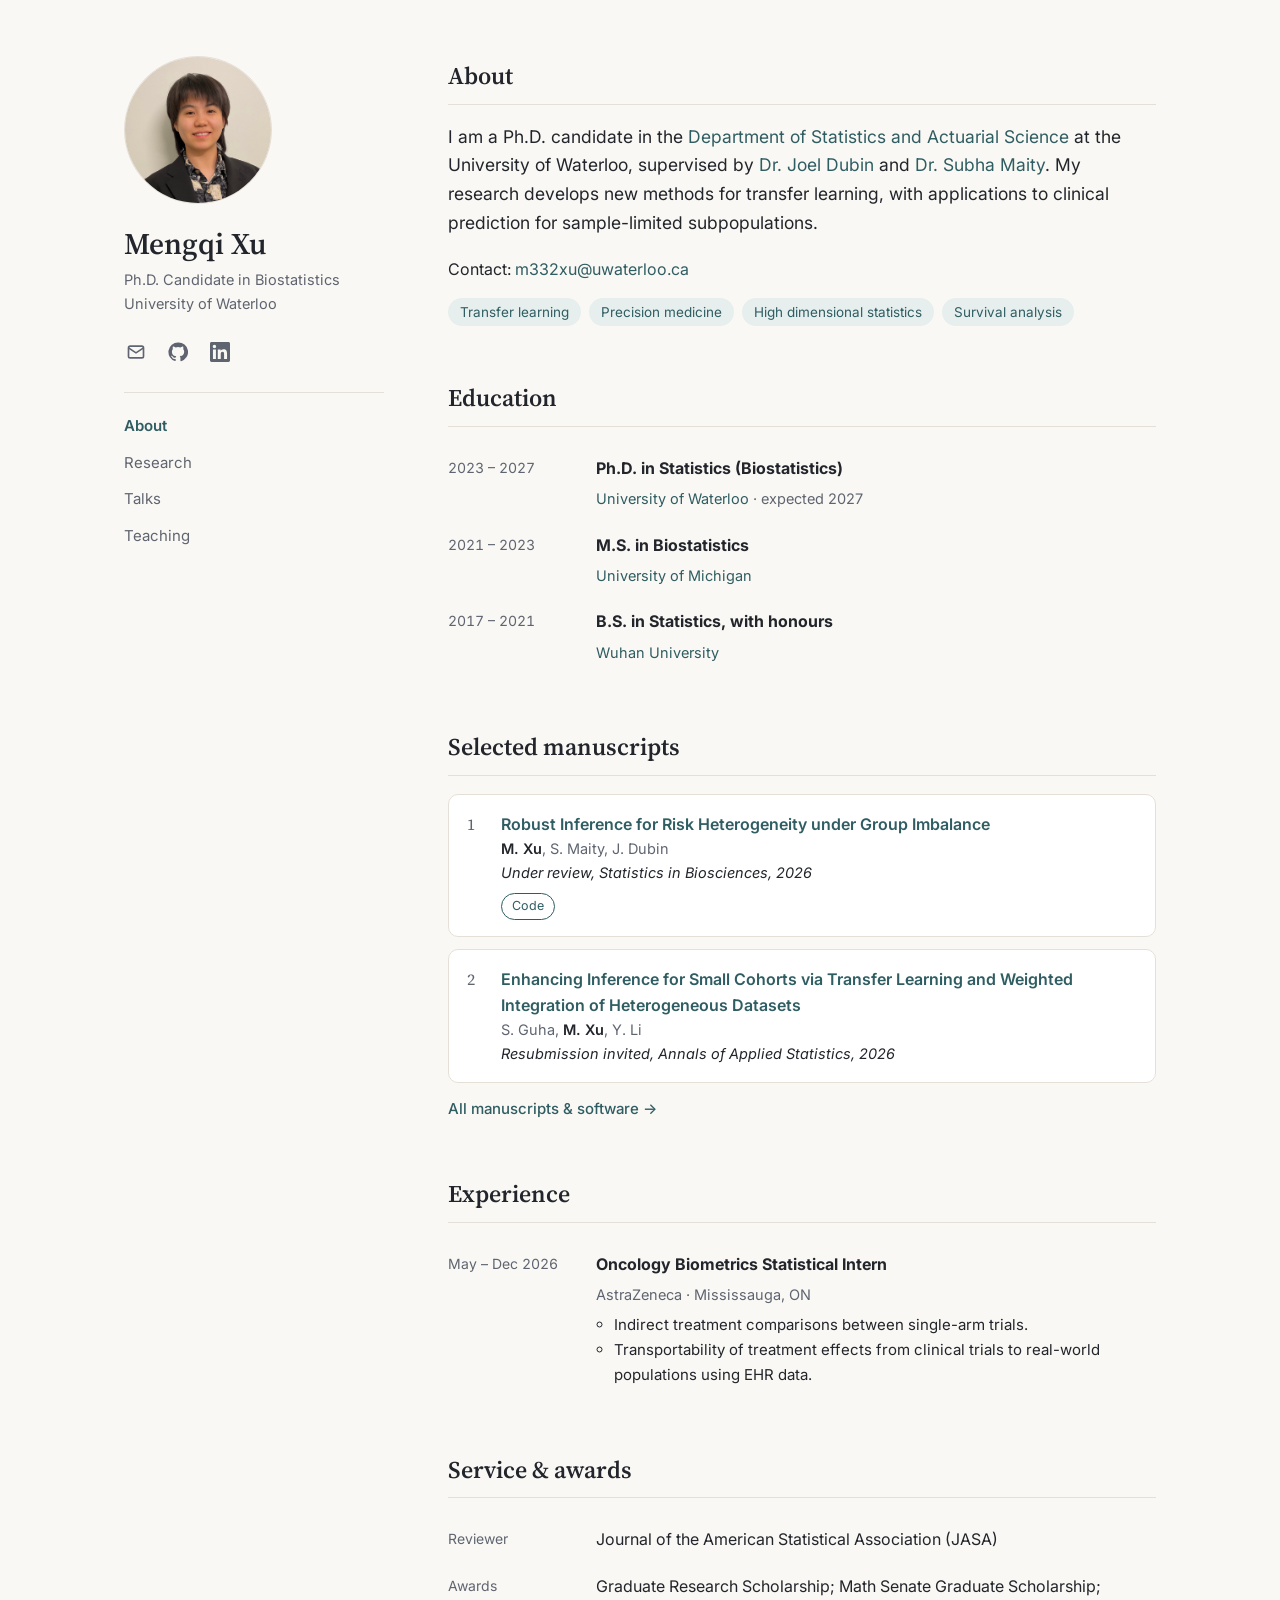
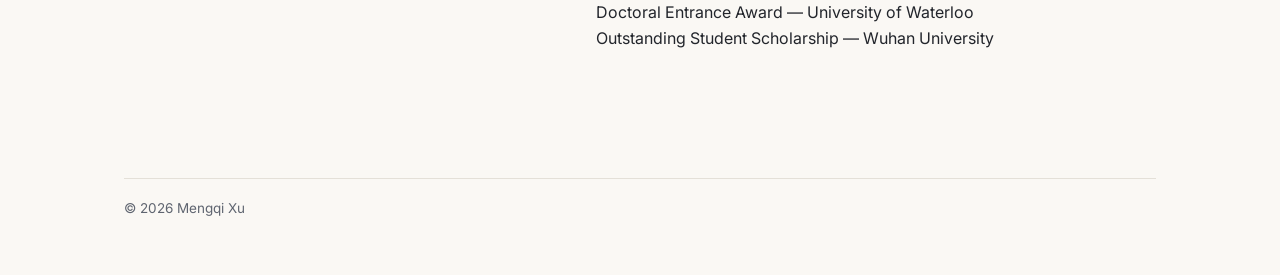
<file: index.html>
<!doctype html>
<html lang="en">
<head>
  <meta charset="utf-8">
  <meta name="viewport" content="width=device-width, initial-scale=1">
  <title>Mengqi Xu</title>
  <meta name="description" content="Mengqi Xu — Ph.D. candidate in Biostatistics at the University of Waterloo. Transfer learning, predictive modeling, and precision medicine.">
  <link rel="preconnect" href="https://fonts.googleapis.com">
  <link rel="preconnect" href="https://fonts.gstatic.com" crossorigin>
  <link href="https://fonts.googleapis.com/css2?family=Inter:wght@400;500;600&family=Source+Serif+4:wght@400;600&display=swap" rel="stylesheet">
  <link rel="stylesheet" href="assets/style.css">
</head>
<body>
<div class="page">

  <aside class="sidebar">
    <div class="profile">
      <img class="avatar" src="assets/photo.jpg" alt="Mengqi Xu">
      <div>
        <h1>Mengqi Xu</h1>
        <p class="role">Ph.D. Candidate in Biostatistics<br>University of Waterloo</p>
      </div>
    </div>
    <ul class="links">
      <li><a data-email="ac.oolretawu@ux233m" data-keep-text href="#" title="Email" aria-label="Email"><svg viewBox="0 0 24 24" fill="none" stroke="currentColor" stroke-width="2"><rect x="3" y="5" width="18" height="14" rx="2"/><path d="m3 7 9 6 9-6"/></svg></a></li>
      <li><a href="https://github.com/mengqi-xu" title="GitHub" aria-label="GitHub"><svg viewBox="0 0 24 24" fill="currentColor"><path d="M12 .5a11.5 11.5 0 0 0-3.64 22.41c.58.1.79-.25.79-.56v-2c-3.2.7-3.88-1.37-3.88-1.37-.52-1.33-1.28-1.69-1.28-1.69-1.05-.71.08-.7.08-.7 1.16.08 1.77 1.19 1.77 1.19 1.03 1.77 2.7 1.26 3.36.96.1-.75.4-1.26.73-1.55-2.55-.29-5.24-1.28-5.24-5.69 0-1.26.45-2.29 1.19-3.1-.12-.29-.52-1.46.11-3.05 0 0 .97-.31 3.17 1.18a11 11 0 0 1 5.77 0c2.2-1.49 3.17-1.18 3.17-1.18.63 1.59.23 2.76.11 3.05.74.81 1.19 1.84 1.19 3.1 0 4.42-2.7 5.4-5.26 5.68.41.36.78 1.06.78 2.14v3.17c0 .31.21.67.8.56A11.5 11.5 0 0 0 12 .5Z"/></svg></a></li>
      <li><a href="https://www.linkedin.com/in/mengqi-x-09b290273/" title="LinkedIn" aria-label="LinkedIn"><svg viewBox="0 0 24 24" fill="currentColor"><path d="M20.45 20.45h-3.56v-5.57c0-1.33-.02-3.04-1.85-3.04-1.85 0-2.14 1.45-2.14 2.94v5.67H9.35V9h3.41v1.56h.05c.48-.9 1.64-1.85 3.37-1.85 3.6 0 4.27 2.37 4.27 5.46v6.28ZM5.34 7.43a2.06 2.06 0 1 1 0-4.13 2.06 2.06 0 0 1 0 4.13ZM7.12 20.45H3.56V9h3.56v11.45ZM22.22 0H1.77C.79 0 0 .77 0 1.73v20.54C0 23.23.79 24 1.77 24h20.45c.98 0 1.78-.77 1.78-1.73V1.73C24 .77 23.2 0 22.22 0Z"/></svg></a></li>
    </ul>
    <nav class="menu">
      <a href="index.html" aria-current="page">About</a>
      <a href="publications.html">Research</a>
      <a href="talks.html">Talks</a>
      <a href="teaching.html">Teaching</a>
    </nav>
  </aside>

  <main>
    <section id="about">
      <h2>About</h2>
      <p class="lede">I am a Ph.D. candidate in the
        <a href="https://uwaterloo.ca/statistics-and-actuarial-science/">Department of Statistics and Actuarial Science</a>
        at the University of Waterloo, supervised by
        <a href="https://uwaterloo.ca/statistics-and-actuarial-science/profiles/joel-dubin">Dr. Joel Dubin</a> and
        <a href="https://smaityumich.github.io/">Dr. Subha Maity</a>.
        My research develops new methods for transfer learning, with applications to clinical prediction for
        sample-limited subpopulations.</p>
      <p>Contact: <a data-email="ac.oolretawu@ux233m" href="#">email</a></p>
      <ul class="tags" aria-label="Research interests">
        <li>Transfer learning</li>
        <li>Precision medicine</li>
        <li>High dimensional statistics</li>
        <li>Survival analysis</li>
      </ul>
    </section>

    <section id="education">
      <h2>Education</h2>
      <ul class="rows">
        <li><span class="when">2023 – 2027</span><div><h3>Ph.D. in Statistics (Biostatistics)</h3><span class="sub"><a href="https://uwaterloo.ca/statistics-and-actuarial-science/">University of Waterloo</a> · expected 2027</span></div></li>
        <li><span class="when">2021 – 2023</span><div><h3>M.S. in Biostatistics</h3><span class="sub"><a href="https://sph.umich.edu/biostat/">University of Michigan</a></span></div></li>
        <li><span class="when">2017 – 2021</span><div><h3>B.S. in Statistics, with honours</h3><span class="sub"><a href="https://en.whu.edu.cn/">Wuhan University</a></span></div></li>
      </ul>
    </section>


    <section id="selected">
      <h2>Selected manuscripts</h2>
      <ol class="pubs">
        <li>
          <a class="pub-title" href="https://arxiv.org/abs/2606.00797">Robust Inference for Risk Heterogeneity under Group Imbalance</a>
          <div class="pub-authors"><b>M. Xu</b>, S. Maity, J. Dubin</div>
          <div class="pub-venue">Under review, Statistics in Biosciences, 2026</div>
          <div class="badges"><a class="badge" href="https://github.com/mengqi-xu/RobustInference_RHGI">Code</a></div>
        </li>
        <li>
          <a class="pub-title" href="https://arxiv.org/abs/2505.07153">Enhancing Inference for Small Cohorts via Transfer Learning and Weighted Integration of Heterogeneous Datasets</a>
          <div class="pub-authors">S. Guha, <b>M. Xu</b>, Y. Li</div>
          <div class="pub-venue">Resubmission invited, Annals of Applied Statistics, 2026</div>
        </li>
      </ol>
      <a class="more" href="publications.html">All manuscripts &amp; software →</a>
    </section>

    
    <section id="experience">
      <h2>Experience</h2>
      <ul class="rows">
        <li><span class="when">May – Dec 2026</span><div>
          <h3>Oncology Biometrics Statistical Intern</h3>
          <span class="sub">AstraZeneca · Mississauga, ON</span>
          <ul>
            <li>Indirect treatment comparisons between single-arm trials.</li>
            <li>Transportability of treatment effects from clinical trials to real-world populations using EHR data.</li>
          </ul>
        </div></li>
      </ul>
    </section>

    <section id="service">
      <h2>Service &amp; awards</h2>
      <ul class="rows">
        <li><span class="when">Reviewer</span><div>Journal of the American Statistical Association (JASA)</div></li>
        <li><span class="when">Awards</span><div>Graduate Research Scholarship; Math Senate Graduate Scholarship; Doctoral Entrance Award — University of Waterloo<br>Outstanding Student Scholarship — Wuhan University</div></li>
      </ul>
    </section>


  </main>

  <footer>© <span data-year>2026</span> Mengqi Xu</footer>
</div>
<script src="assets/main.js"></script>
</body>
</html>
</file>
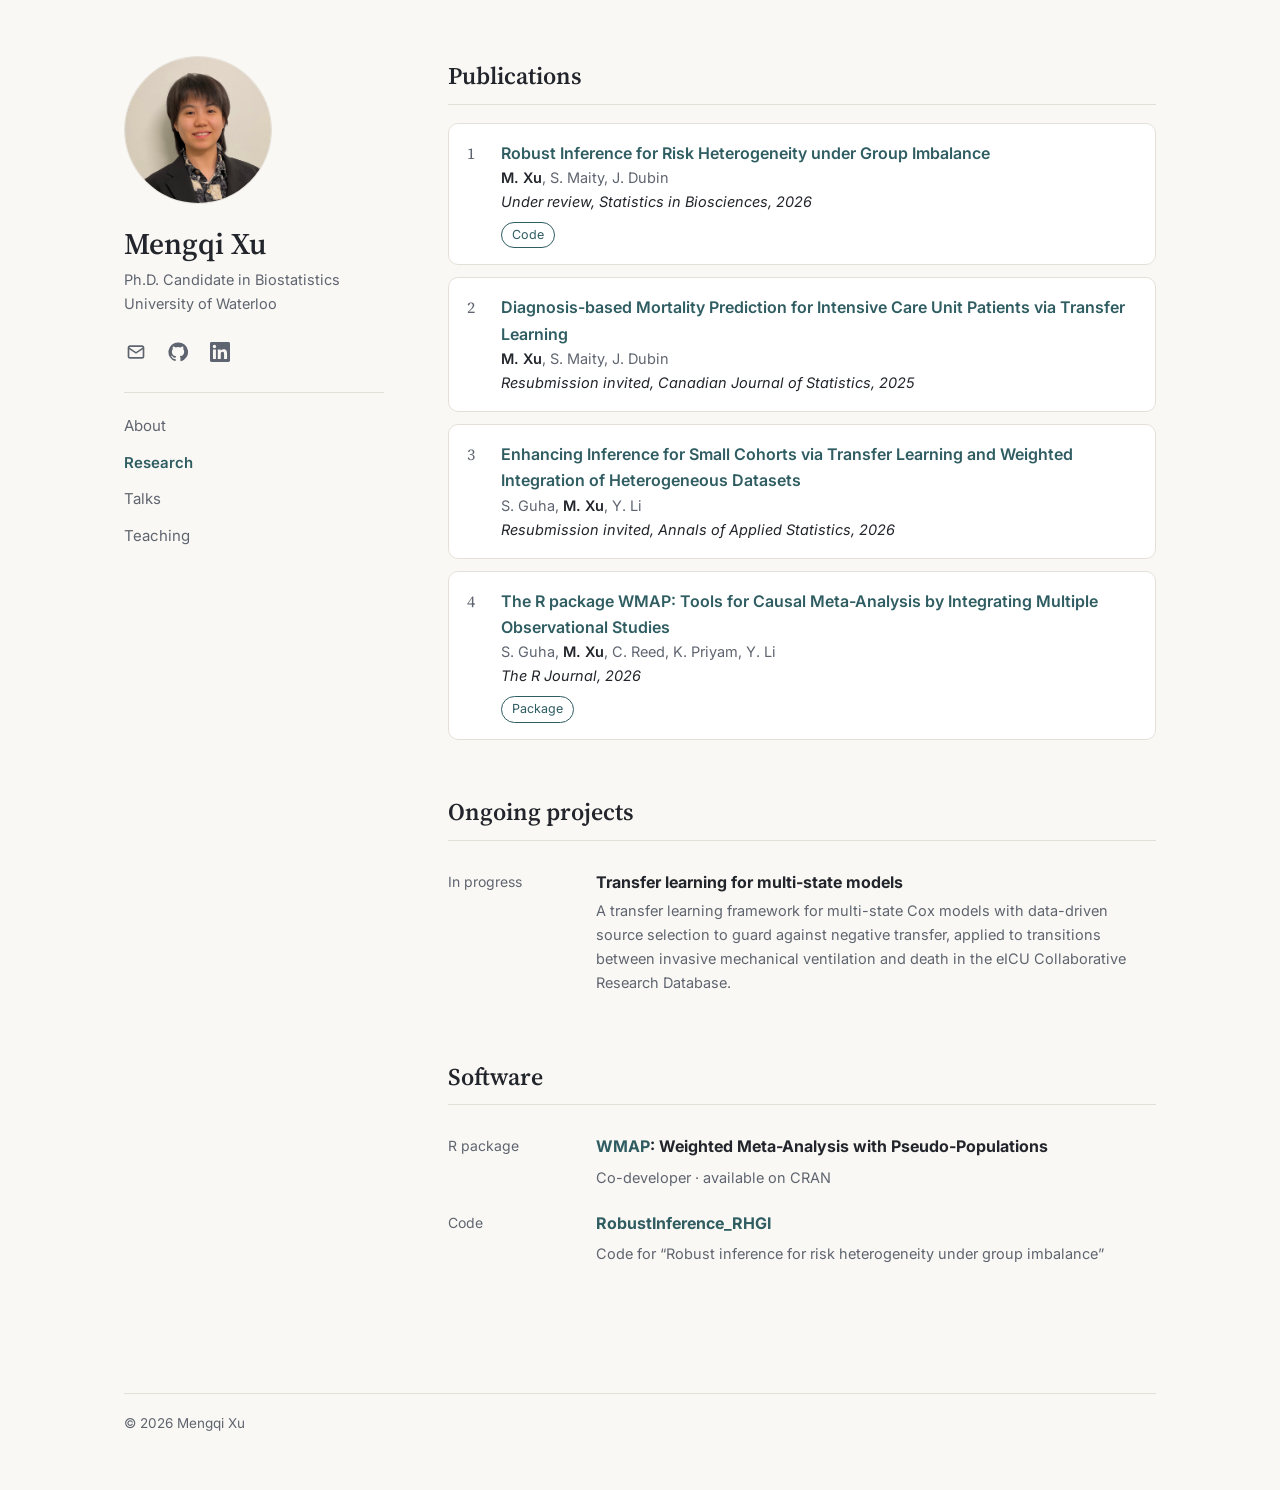
<file: publications.html>
<!doctype html>
<html lang="en">
<head>
  <meta charset="utf-8">
  <meta name="viewport" content="width=device-width, initial-scale=1">
  <title>Research · Mengqi Xu</title>
  <meta name="description" content="Mengqi Xu — Ph.D. candidate in Biostatistics at the University of Waterloo. Transfer learning, predictive modeling, and precision medicine.">
  <link rel="preconnect" href="https://fonts.googleapis.com">
  <link rel="preconnect" href="https://fonts.gstatic.com" crossorigin>
  <link href="https://fonts.googleapis.com/css2?family=Inter:wght@400;500;600&family=Source+Serif+4:wght@400;600&display=swap" rel="stylesheet">
  <link rel="stylesheet" href="assets/style.css">
</head>
<body>
<div class="page">

  <aside class="sidebar">
    <div class="profile">
      <img class="avatar" src="assets/photo.jpg" alt="Mengqi Xu">
      <div>
        <h1>Mengqi Xu</h1>
        <p class="role">Ph.D. Candidate in Biostatistics<br>University of Waterloo</p>
      </div>
    </div>
    <ul class="links">
      <li><a data-email="ac.oolretawu@ux233m" data-keep-text href="#" title="Email" aria-label="Email"><svg viewBox="0 0 24 24" fill="none" stroke="currentColor" stroke-width="2"><rect x="3" y="5" width="18" height="14" rx="2"/><path d="m3 7 9 6 9-6"/></svg></a></li>
      <li><a href="https://github.com/mengqi-xu" title="GitHub" aria-label="GitHub"><svg viewBox="0 0 24 24" fill="currentColor"><path d="M12 .5a11.5 11.5 0 0 0-3.64 22.41c.58.1.79-.25.79-.56v-2c-3.2.7-3.88-1.37-3.88-1.37-.52-1.33-1.28-1.69-1.28-1.69-1.05-.71.08-.7.08-.7 1.16.08 1.77 1.19 1.77 1.19 1.03 1.77 2.7 1.26 3.36.96.1-.75.4-1.26.73-1.55-2.55-.29-5.24-1.28-5.24-5.69 0-1.26.45-2.29 1.19-3.1-.12-.29-.52-1.46.11-3.05 0 0 .97-.31 3.17 1.18a11 11 0 0 1 5.77 0c2.2-1.49 3.17-1.18 3.17-1.18.63 1.59.23 2.76.11 3.05.74.81 1.19 1.84 1.19 3.1 0 4.42-2.7 5.4-5.26 5.68.41.36.78 1.06.78 2.14v3.17c0 .31.21.67.8.56A11.5 11.5 0 0 0 12 .5Z"/></svg></a></li>
      <li><a href="https://www.linkedin.com/in/mengqi-x-09b290273/" title="LinkedIn" aria-label="LinkedIn"><svg viewBox="0 0 24 24" fill="currentColor"><path d="M20.45 20.45h-3.56v-5.57c0-1.33-.02-3.04-1.85-3.04-1.85 0-2.14 1.45-2.14 2.94v5.67H9.35V9h3.41v1.56h.05c.48-.9 1.64-1.85 3.37-1.85 3.6 0 4.27 2.37 4.27 5.46v6.28ZM5.34 7.43a2.06 2.06 0 1 1 0-4.13 2.06 2.06 0 0 1 0 4.13ZM7.12 20.45H3.56V9h3.56v11.45ZM22.22 0H1.77C.79 0 0 .77 0 1.73v20.54C0 23.23.79 24 1.77 24h20.45c.98 0 1.78-.77 1.78-1.73V1.73C24 .77 23.2 0 22.22 0Z"/></svg></a></li>
    </ul>
    <nav class="menu">
      <a href="index.html">About</a>
      <a href="publications.html" aria-current="page">Research</a>
      <a href="talks.html">Talks</a>
      <a href="teaching.html">Teaching</a>
    </nav>
  </aside>

  <main>
    <section id="manuscripts">
      <h2>Publications</h2>
      <ol class="pubs">
        <li>
          <a class="pub-title" href="https://arxiv.org/abs/2606.00797">Robust Inference for Risk Heterogeneity under Group Imbalance</a>
          <div class="pub-authors"><b>M. Xu</b>, S. Maity, J. Dubin</div>
          <div class="pub-venue">Under review, Statistics in Biosciences, 2026</div>
          <div class="badges"><a class="badge" href="https://github.com/mengqi-xu/RobustInference_RHGI">Code</a></div>
        </li>
        <li>
          <a class="pub-title" href="https://arxiv.org/abs/2512.06511">Diagnosis-based Mortality Prediction for Intensive Care Unit Patients via Transfer Learning</a>
          <div class="pub-authors"><b>M. Xu</b>, S. Maity, J. Dubin</div>
          <div class="pub-venue">Resubmission invited, Canadian Journal of Statistics, 2025</div>
        </li>
        <li>
          <a class="pub-title" href="https://arxiv.org/abs/2505.07153">Enhancing Inference for Small Cohorts via Transfer Learning and Weighted Integration of Heterogeneous Datasets</a>
          <div class="pub-authors">S. Guha, <b>M. Xu</b>, Y. Li</div>
          <div class="pub-venue">Resubmission invited, Annals of Applied Statistics, 2026</div>
        </li>
        <li>
          <a class="pub-title" href="https://arxiv.org/abs/2501.01041">The R package WMAP: Tools for Causal Meta-Analysis by Integrating Multiple Observational Studies</a>
          <div class="pub-authors">S. Guha, <b>M. Xu</b>, C. Reed, K. Priyam, Y. Li</div>
          <div class="pub-venue">The R Journal, 2026</div>
          <div class="badges"><a class="badge" href="https://cran.r-project.org/web/packages/WMAP/index.html">Package</a></div>
        </li>
      </ol>
    </section>

    <section id="ongoing">
      <h2>Ongoing projects</h2>
      <ul class="rows">
        <li><span class="when">In progress</span><div>
          <h3>Transfer learning for multi-state models</h3>
          <p class="sub" style="margin:4px 0 0">A transfer learning framework for multi-state Cox models with data-driven source selection to guard against negative transfer, applied to transitions between invasive mechanical ventilation and death in the eICU Collaborative Research Database.</p>
        </div></li>
      </ul>
    </section>

    <section id="software">
      <h2>Software</h2>
      <ul class="rows">
        <li><span class="when">R package</span><div>
          <h3><a href="https://cran.r-project.org/web/packages/WMAP/index.html">WMAP</a>: Weighted Meta-Analysis with Pseudo-Populations</h3>
          <span class="sub">Co-developer · available on CRAN</span>
        </div></li>
        <li><span class="when">Code</span><div>
          <h3><a href="https://github.com/mengqi-xu/RobustInference_RHGI">RobustInference_RHGI</a></h3>
          <span class="sub">Code for “Robust inference for risk heterogeneity under group imbalance”</span>
        </div></li>
      </ul>
    </section>
  </main>

  <footer>© <span data-year>2026</span> Mengqi Xu</footer>
</div>
<script src="assets/main.js"></script>
</body>
</html>
</file>
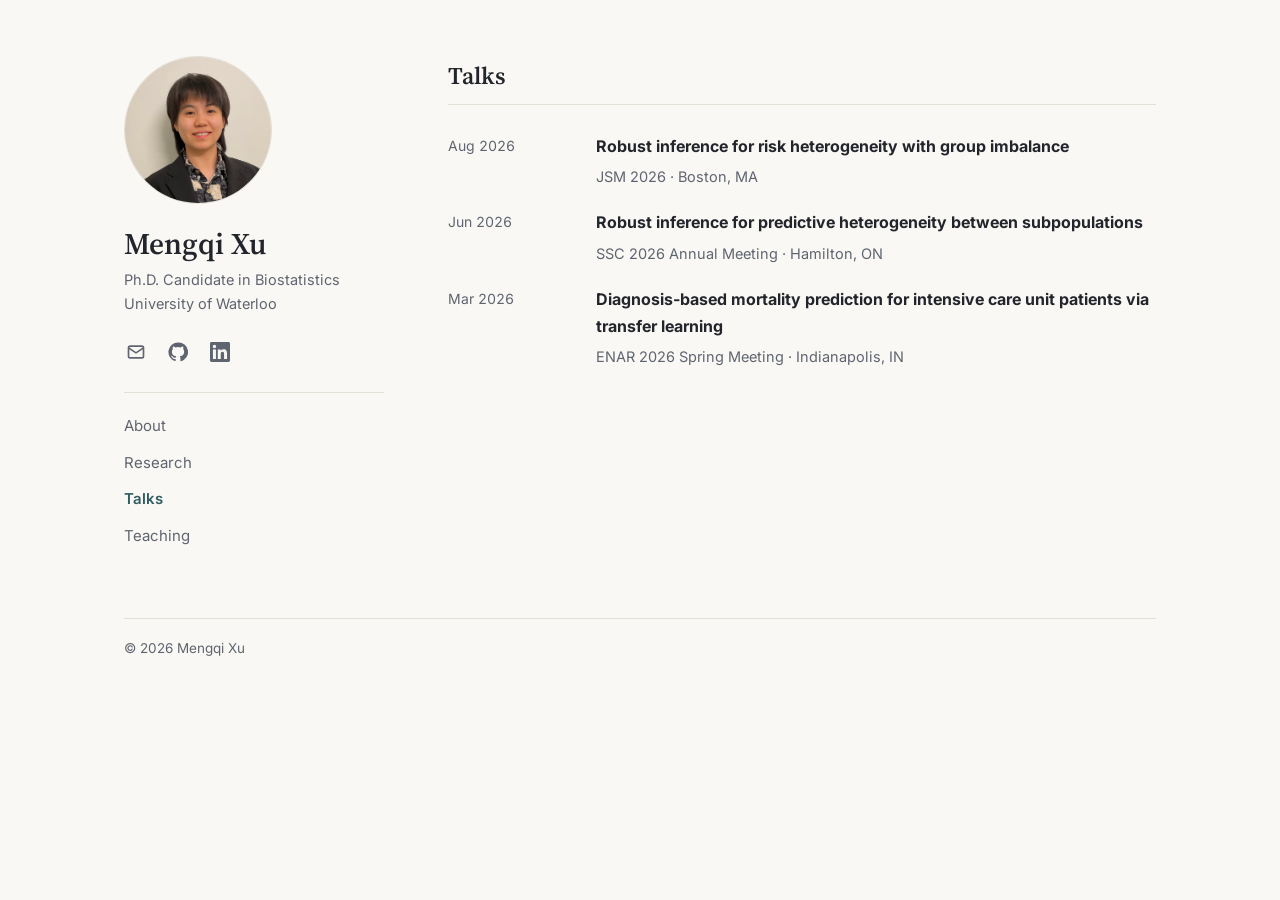
<file: talks.html>
<!doctype html>
<html lang="en">
<head>
  <meta charset="utf-8">
  <meta name="viewport" content="width=device-width, initial-scale=1">
  <title>Talks · Mengqi Xu</title>
  <meta name="description" content="Mengqi Xu — Ph.D. candidate in Biostatistics at the University of Waterloo. Transfer learning, predictive modeling, and precision medicine.">
  <link rel="preconnect" href="https://fonts.googleapis.com">
  <link rel="preconnect" href="https://fonts.gstatic.com" crossorigin>
  <link href="https://fonts.googleapis.com/css2?family=Inter:wght@400;500;600&family=Source+Serif+4:wght@400;600&display=swap" rel="stylesheet">
  <link rel="stylesheet" href="assets/style.css">
</head>
<body>
<div class="page">

  <aside class="sidebar">
    <div class="profile">
      <img class="avatar" src="assets/photo.jpg" alt="Mengqi Xu">
      <div>
        <h1>Mengqi Xu</h1>
        <p class="role">Ph.D. Candidate in Biostatistics<br>University of Waterloo</p>
      </div>
    </div>
    <ul class="links">
      <li><a data-email="ac.oolretawu@ux233m" data-keep-text href="#" title="Email" aria-label="Email"><svg viewBox="0 0 24 24" fill="none" stroke="currentColor" stroke-width="2"><rect x="3" y="5" width="18" height="14" rx="2"/><path d="m3 7 9 6 9-6"/></svg></a></li>
      <li><a href="https://github.com/mengqi-xu" title="GitHub" aria-label="GitHub"><svg viewBox="0 0 24 24" fill="currentColor"><path d="M12 .5a11.5 11.5 0 0 0-3.64 22.41c.58.1.79-.25.79-.56v-2c-3.2.7-3.88-1.37-3.88-1.37-.52-1.33-1.28-1.69-1.28-1.69-1.05-.71.08-.7.08-.7 1.16.08 1.77 1.19 1.77 1.19 1.03 1.77 2.7 1.26 3.36.96.1-.75.4-1.26.73-1.55-2.55-.29-5.24-1.28-5.24-5.69 0-1.26.45-2.29 1.19-3.1-.12-.29-.52-1.46.11-3.05 0 0 .97-.31 3.17 1.18a11 11 0 0 1 5.77 0c2.2-1.49 3.17-1.18 3.17-1.18.63 1.59.23 2.76.11 3.05.74.81 1.19 1.84 1.19 3.1 0 4.42-2.7 5.4-5.26 5.68.41.36.78 1.06.78 2.14v3.17c0 .31.21.67.8.56A11.5 11.5 0 0 0 12 .5Z"/></svg></a></li>
      <li><a href="https://www.linkedin.com/in/mengqi-x-09b290273/" title="LinkedIn" aria-label="LinkedIn"><svg viewBox="0 0 24 24" fill="currentColor"><path d="M20.45 20.45h-3.56v-5.57c0-1.33-.02-3.04-1.85-3.04-1.85 0-2.14 1.45-2.14 2.94v5.67H9.35V9h3.41v1.56h.05c.48-.9 1.64-1.85 3.37-1.85 3.6 0 4.27 2.37 4.27 5.46v6.28ZM5.34 7.43a2.06 2.06 0 1 1 0-4.13 2.06 2.06 0 0 1 0 4.13ZM7.12 20.45H3.56V9h3.56v11.45ZM22.22 0H1.77C.79 0 0 .77 0 1.73v20.54C0 23.23.79 24 1.77 24h20.45c.98 0 1.78-.77 1.78-1.73V1.73C24 .77 23.2 0 22.22 0Z"/></svg></a></li>
    </ul>
    <nav class="menu">
      <a href="index.html">About</a>
      <a href="publications.html">Research</a>
      <a href="talks.html" aria-current="page">Talks</a>
      <a href="teaching.html">Teaching</a>
    </nav>
  </aside>

  <main>
    <section id="talks">
      <h2>Talks</h2>
      <ul class="rows">
        <li><span class="when">Aug 2026</span><div>
          <h3>Robust inference for risk heterogeneity with group imbalance</h3>
          <span class="sub">JSM 2026 · Boston, MA</span></div></li>
        <li><span class="when">Jun 2026</span><div>
          <h3>Robust inference for predictive heterogeneity between subpopulations</h3>
          <span class="sub">SSC 2026 Annual Meeting · Hamilton, ON</span></div></li>
        <li><span class="when">Mar 2026</span><div>
          <h3>Diagnosis-based mortality prediction for intensive care unit patients via transfer learning</h3>
          <span class="sub">ENAR 2026 Spring Meeting · Indianapolis, IN</span></div></li>
      </ul>
    </section>
  </main>

  <footer>© <span data-year>2026</span> Mengqi Xu</footer>
</div>
<script src="assets/main.js"></script>
</body>
</html>
</file>
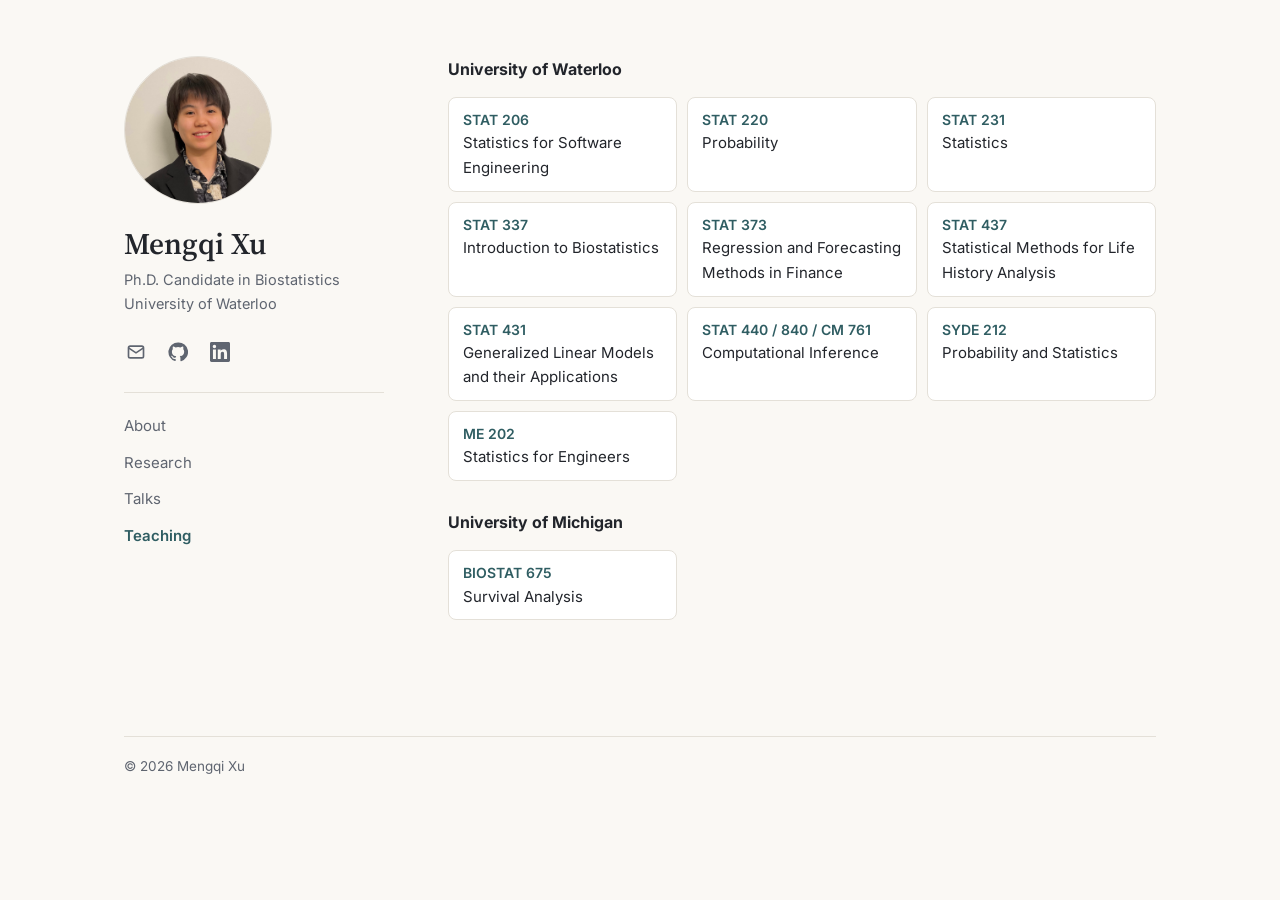
<file: teaching.html>
<!doctype html>
<html lang="en">
<head>
  <meta charset="utf-8">
  <meta name="viewport" content="width=device-width, initial-scale=1">
  <title>Teaching · Mengqi Xu</title>
  <meta name="description" content="Mengqi Xu — Ph.D. candidate in Biostatistics at the University of Waterloo. Transfer learning, predictive modeling, and precision medicine.">
  <link rel="preconnect" href="https://fonts.googleapis.com">
  <link rel="preconnect" href="https://fonts.gstatic.com" crossorigin>
  <link href="https://fonts.googleapis.com/css2?family=Inter:wght@400;500;600&family=Source+Serif+4:wght@400;600&display=swap" rel="stylesheet">
  <link rel="stylesheet" href="assets/style.css">
</head>
<body>
<div class="page">

  <aside class="sidebar">
    <div class="profile">
      <img class="avatar" src="assets/photo.jpg" alt="Mengqi Xu">
      <div>
        <h1>Mengqi Xu</h1>
        <p class="role">Ph.D. Candidate in Biostatistics<br>University of Waterloo</p>
      </div>
    </div>
    <ul class="links">
      <li><a data-email="ac.oolretawu@ux233m" data-keep-text href="#" title="Email" aria-label="Email"><svg viewBox="0 0 24 24" fill="none" stroke="currentColor" stroke-width="2"><rect x="3" y="5" width="18" height="14" rx="2"/><path d="m3 7 9 6 9-6"/></svg></a></li>
      <li><a href="https://github.com/mengqi-xu" title="GitHub" aria-label="GitHub"><svg viewBox="0 0 24 24" fill="currentColor"><path d="M12 .5a11.5 11.5 0 0 0-3.64 22.41c.58.1.79-.25.79-.56v-2c-3.2.7-3.88-1.37-3.88-1.37-.52-1.33-1.28-1.69-1.28-1.69-1.05-.71.08-.7.08-.7 1.16.08 1.77 1.19 1.77 1.19 1.03 1.77 2.7 1.26 3.36.96.1-.75.4-1.26.73-1.55-2.55-.29-5.24-1.28-5.24-5.69 0-1.26.45-2.29 1.19-3.1-.12-.29-.52-1.46.11-3.05 0 0 .97-.31 3.17 1.18a11 11 0 0 1 5.77 0c2.2-1.49 3.17-1.18 3.17-1.18.63 1.59.23 2.76.11 3.05.74.81 1.19 1.84 1.19 3.1 0 4.42-2.7 5.4-5.26 5.68.41.36.78 1.06.78 2.14v3.17c0 .31.21.67.8.56A11.5 11.5 0 0 0 12 .5Z"/></svg></a></li>
      <li><a href="https://www.linkedin.com/in/mengqi-x-09b290273/" title="LinkedIn" aria-label="LinkedIn"><svg viewBox="0 0 24 24" fill="currentColor"><path d="M20.45 20.45h-3.56v-5.57c0-1.33-.02-3.04-1.85-3.04-1.85 0-2.14 1.45-2.14 2.94v5.67H9.35V9h3.41v1.56h.05c.48-.9 1.64-1.85 3.37-1.85 3.6 0 4.27 2.37 4.27 5.46v6.28ZM5.34 7.43a2.06 2.06 0 1 1 0-4.13 2.06 2.06 0 0 1 0 4.13ZM7.12 20.45H3.56V9h3.56v11.45ZM22.22 0H1.77C.79 0 0 .77 0 1.73v20.54C0 23.23.79 24 1.77 24h20.45c.98 0 1.78-.77 1.78-1.73V1.73C24 .77 23.2 0 22.22 0Z"/></svg></a></li>
    </ul>
    <nav class="menu">
      <a href="index.html">About</a>
      <a href="publications.html">Research</a>
      <a href="talks.html">Talks</a>
      <a href="teaching.html" aria-current="page">Teaching</a>
    </nav>
  </aside>

  <main>
    <section id="waterloo">
      <h3 style="margin-bottom:15px">University of Waterloo</h3>
      <ul class="course-grid">
        <li><span class="code">STAT 206</span>Statistics for Software Engineering</li>
        <li><span class="code">STAT 220</span>Probability</li>
        <li><span class="code">STAT 231</span>Statistics</li>
        <li><span class="code">STAT 337</span>Introduction to Biostatistics</li>
        <li><span class="code">STAT 373</span>Regression and Forecasting Methods in Finance</li>
        <li><span class="code">STAT 437</span>Statistical Methods for Life History Analysis</li>
        <li><span class="code">STAT 431</span>Generalized Linear Models and their Applications</li>
        <li><span class="code">STAT 440 / 840 / CM 761</span> Computational Inference</li>
        <li><span class="code">SYDE 212</span>Probability and Statistics</li>
        <li><span class="code">ME 202</span>Statistics for Engineers</li>
      </ul>
      <h3 style="margin:28px 0 15px">University of Michigan</h3>
      <ul class="course-grid">
        <li><span class="code">BIOSTAT 675</span>Survival Analysis</li>
      </ul>
    </section>
  </main>

  <footer>© <span data-year>2026</span> Mengqi Xu</footer>
</div>
<script src="assets/main.js"></script>
</body>
</html>
</file>
<file: assets/style.css>
:root {
  --bg: #faf8f4;
  --surface: #ffffff;
  --text: #22252b;
  --muted: #5f6570;
  --line: #e4e0d8;
  --accent: #2f5d62;
  --accent-soft: #e6efee;
  --serif: "Source Serif 4", Georgia, "Times New Roman", serif;
  --sans: "Inter", -apple-system, BlinkMacSystemFont, "Segoe UI", sans-serif;
}

@media (prefers-color-scheme: dark) {
  :root {
    --bg: #15171b;
    --surface: #1d2025;
    --text: #e6e4df;
    --muted: #a0a5ad;
    --line: #2e3238;
    --accent: #7fb7b0;
    --accent-soft: #23302f;
  }
}

* { box-sizing: border-box; }

html { scroll-behavior: smooth; }

body {
  margin: 0;
  background: var(--bg);
  color: var(--text);
  font-family: var(--sans);
  font-size: 16px;
  line-height: 1.65;
}

a { color: var(--accent); text-decoration: none; }
a:hover { text-decoration: underline; text-underline-offset: 3px; }

/* ---------- Layout: sticky profile sidebar + content ---------- */

.page {
  max-width: 1080px;
  margin: 0 auto;
  padding: 56px 24px;
  display: grid;
  grid-template-columns: 260px 1fr;
  gap: 64px;
}

.sidebar {
  position: sticky;
  top: 56px;
  align-self: start;
}

.avatar {
  width: 148px;
  height: 148px;
  border-radius: 50%;
  object-fit: cover;
  display: grid;
  place-items: center;
  background: var(--accent-soft);
  color: var(--accent);
  font-family: var(--serif);
  font-size: 52px;
  border: 1px solid var(--line);
}

.sidebar h1 {
  font-family: var(--serif);
  font-weight: 600;
  font-size: 30px;
  line-height: 1.2;
  margin: 22px 0 6px;
}

.sidebar .role {
  color: var(--muted);
  font-size: 14.5px;
  margin: 0 0 18px;
}

.links {
  list-style: none;
  padding: 0;
  margin: 0 0 22px -6px;
  display: flex;
  gap: 6px;
}
.links a {
  display: grid;
  place-items: center;
  width: 36px;
  height: 36px;
  border-radius: 8px;
  color: var(--muted);
}
.links a:hover { color: var(--accent); background: var(--accent-soft); }
.links svg { width: 20px; height: 20px; }

nav.menu {
  border-top: 1px solid var(--line);
  padding-top: 16px;
  display: flex;
  flex-direction: column;
  gap: 2px;
}
nav.menu a {
  color: var(--muted);
  font-size: 15px;
  padding: 5px 10px;
  margin-left: -10px;
  border-radius: 6px;
}
nav.menu a:hover { color: var(--text); background: var(--accent-soft); text-decoration: none; }
nav.menu a[aria-current="page"] { color: var(--accent); font-weight: 600; }

main { min-width: 0; }

/* ---------- Content ---------- */

section { margin-bottom: 52px; }

h2 {
  font-family: var(--serif);
  font-weight: 600;
  font-size: 24px;
  margin: 0 0 18px;
  padding-bottom: 8px;
  border-bottom: 1px solid var(--line);
}

h3 { font-size: 16px; margin: 0 0 4px; }

.lede { font-size: 17.5px; }

.tags { display: flex; flex-wrap: wrap; gap: 8px; padding: 0; margin: 14px 0 0; list-style: none; }
.tags li {
  background: var(--accent-soft);
  color: var(--accent);
  font-size: 13.5px;
  padding: 3px 12px;
  border-radius: 999px;
}

/* Timeline rows: date column + body */
.rows { list-style: none; padding: 0; margin: 0; }
.rows > li {
  display: grid;
  grid-template-columns: 130px 1fr;
  gap: 18px;
  padding: 10px 0;
}
.rows .when { color: var(--muted); font-size: 14px; padding-top: 1px; font-variant-numeric: tabular-nums; }
.rows .sub { color: var(--muted); font-size: 14.5px; }
.rows ul { margin: 6px 0 0; padding-left: 18px; font-size: 15px; }

/* Publications */
.pubs { list-style: none; padding: 0; margin: 0; counter-reset: pub; }
.pubs > li {
  position: relative;
  padding: 16px 18px 16px 52px;
  margin-bottom: 12px;
  background: var(--surface);
  border: 1px solid var(--line);
  border-radius: 10px;
}
.pubs > li::before {
  counter-increment: pub;
  content: counter(pub);
  position: absolute;
  left: 18px;
  top: 16px;
  font-family: var(--serif);
  color: var(--muted);
}
.pub-title { font-weight: 600; display: block; }
.pub-authors { font-size: 14.5px; color: var(--muted); }
.pub-authors b { color: var(--text); font-weight: 600; }
.pub-venue { font-size: 14.5px; font-style: italic; }
.badges { margin-top: 8px; display: flex; flex-wrap: wrap; gap: 6px; }
.badge {
  font-size: 12.5px;
  padding: 2px 10px;
  border: 1px solid var(--accent);
  border-radius: 999px;
}
.badge:hover { background: var(--accent); color: var(--bg); text-decoration: none; }

.more { font-size: 15px; font-weight: 500; }

.course-grid {
  display: grid;
  grid-template-columns: repeat(auto-fill, minmax(220px, 1fr));
  gap: 10px;
  list-style: none;
  padding: 0;
  margin: 0;
}
.course-grid li {
  background: var(--surface);
  border: 1px solid var(--line);
  border-radius: 8px;
  padding: 10px 14px;
  font-size: 15px;
}
.course-grid .code { font-weight: 600; color: var(--accent); display: block; font-size: 14px; }

footer {
  grid-column: 1 / -1;
  border-top: 1px solid var(--line);
  padding-top: 18px;
  color: var(--muted);
  font-size: 13.5px;
}

/* ---------- Mobile ---------- */

@media (max-width: 820px) {
  .page { grid-template-columns: 1fr; gap: 36px; padding: 32px 16px; }
  .sidebar { position: static; }
  .profile { display: flex; gap: 18px; align-items: center; }
  .avatar { width: 88px; height: 88px; font-size: 32px; }
  .sidebar h1 { margin-top: 0; font-size: 26px; }
  .sidebar .role { margin-bottom: 0; }
  .links { margin: 14px 0 14px -6px; }
  nav.menu { flex-direction: row; flex-wrap: wrap; gap: 4px 6px; }
  nav.menu a { margin-left: 0; }
  .rows > li { grid-template-columns: 1fr; gap: 2px; }
}
</file>
